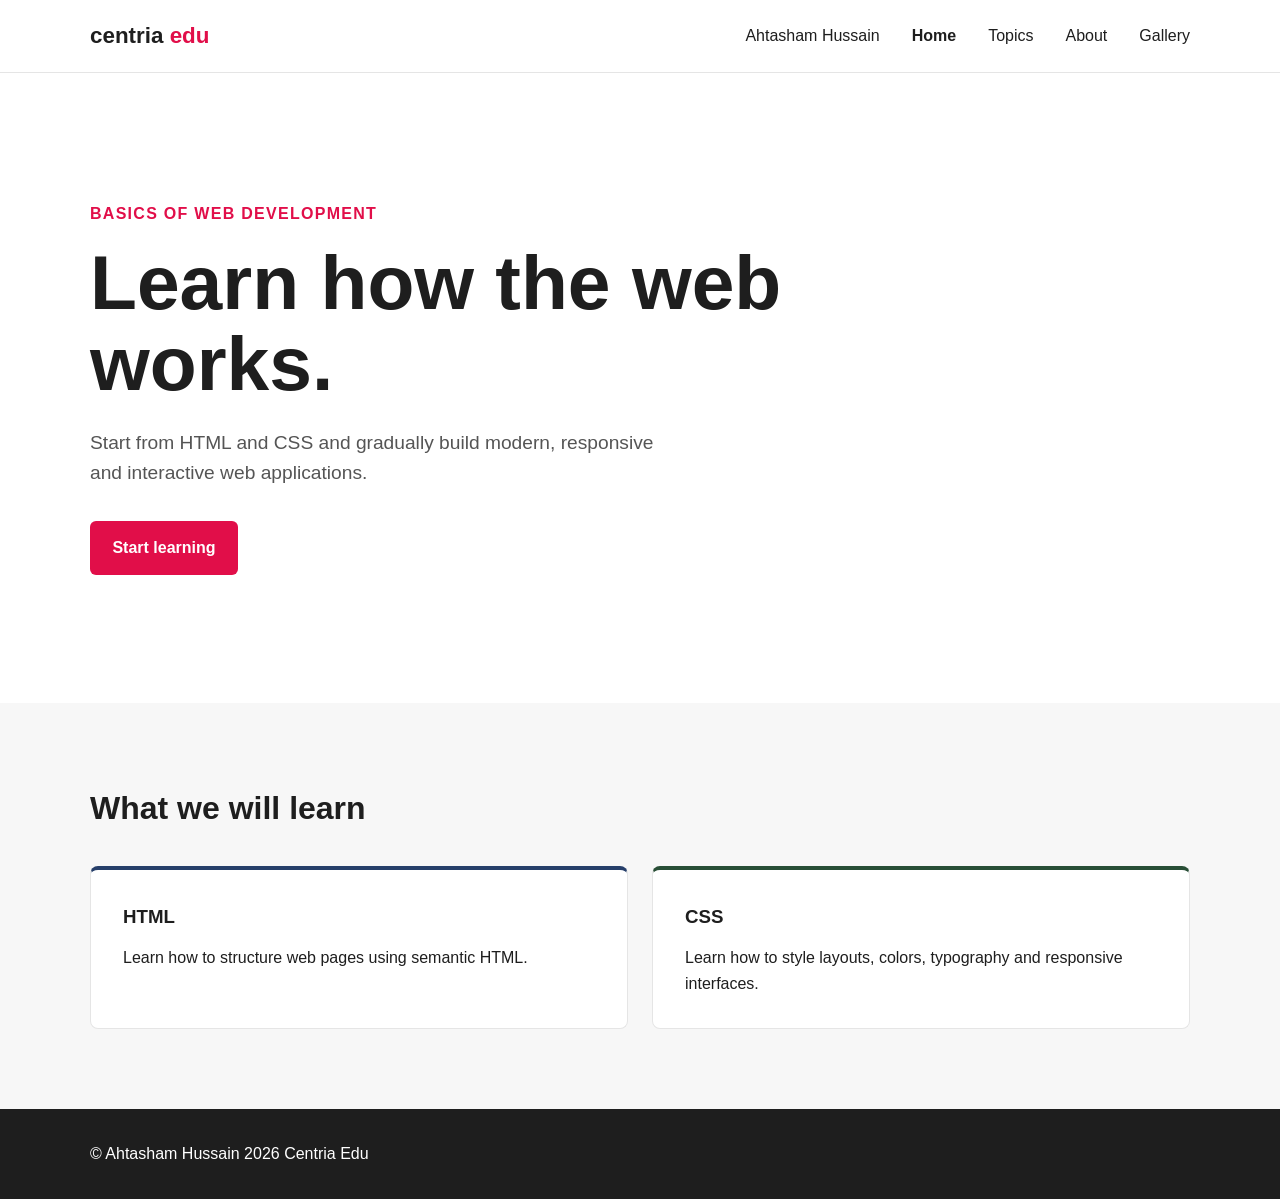
<file: index.html>
<!--
    Centria Edu - Basics of Web Development

    Original author: Ville Heikkiniemi
    Modified by: Student Name
    Last modified: 2026-08-11

    Based on the original course template.

    https://vheikkiniemi.github.io/thiscanbedeleted/s4/
-->

<!DOCTYPE html>
<html lang="en">
<head>
    <meta charset="UTF-8">
    <meta name="viewport" content="width=device-width, initial-scale=1.0">
    <meta name="author" content="Ville Heikkiniemi">
    <link rel="icon" href="favicon.ico">
    <link rel="stylesheet" href="style.css">

    <title>Centria Edu | Basics of Web Development</title>
</head>

<body>

    <header>
        <div class="container">
            <nav>
                <div class="logo">
                    centria <span>edu</span>
                </div>

                <ul>
                    <li><a href="#topics">Ahtasham Hussain</a></li>
                    <li><a href="index.html"><strong>Home</strong></a></li>
                    <li><a href="#topics">Topics</a></li>

                    

                    <li><a href="#">About</a></li>
                    <li><a href="gallery.html">Gallery</a></li>
                </ul>
            </nav>
        </div>
    </header>

    <main>

        <section class="hero">
            <div class="container">
                <div class="hero-content">

                    <span class="label">Basics of Web Development</span>

                    <h1>
                        Learn how the web works.
                    </h1>

                    <p>
                        Start from HTML and CSS and gradually build modern,
                        responsive and interactive web applications.
                    </p>

                    <a href="#topics" class="button">
                        Start learning
                    </a>

                </div>
            </div>
        </section>

        <section class="topics" id="topics">
            <div class="container">

                <h2>What we will learn</h2>

                <div class="cards">

                    <article class="card">
                        <h3>HTML</h3>
                        <p>
                            Learn how to structure web pages using semantic HTML.
                        </p>
                    </article>

                    <article class="card">
                        <h3>CSS</h3>
                        <p>
                            Learn how to style layouts, colors, typography and
                            responsive interfaces.
                        </p>
                    </article>

                </div>
            </div>
        </section>

    </main>

    <footer>
        <div class="container">
          <p>&copy; Ahtasham Hussain 2026 Centria Edu</p>
        </div>
    </footer>

</body>
</html>
</file>
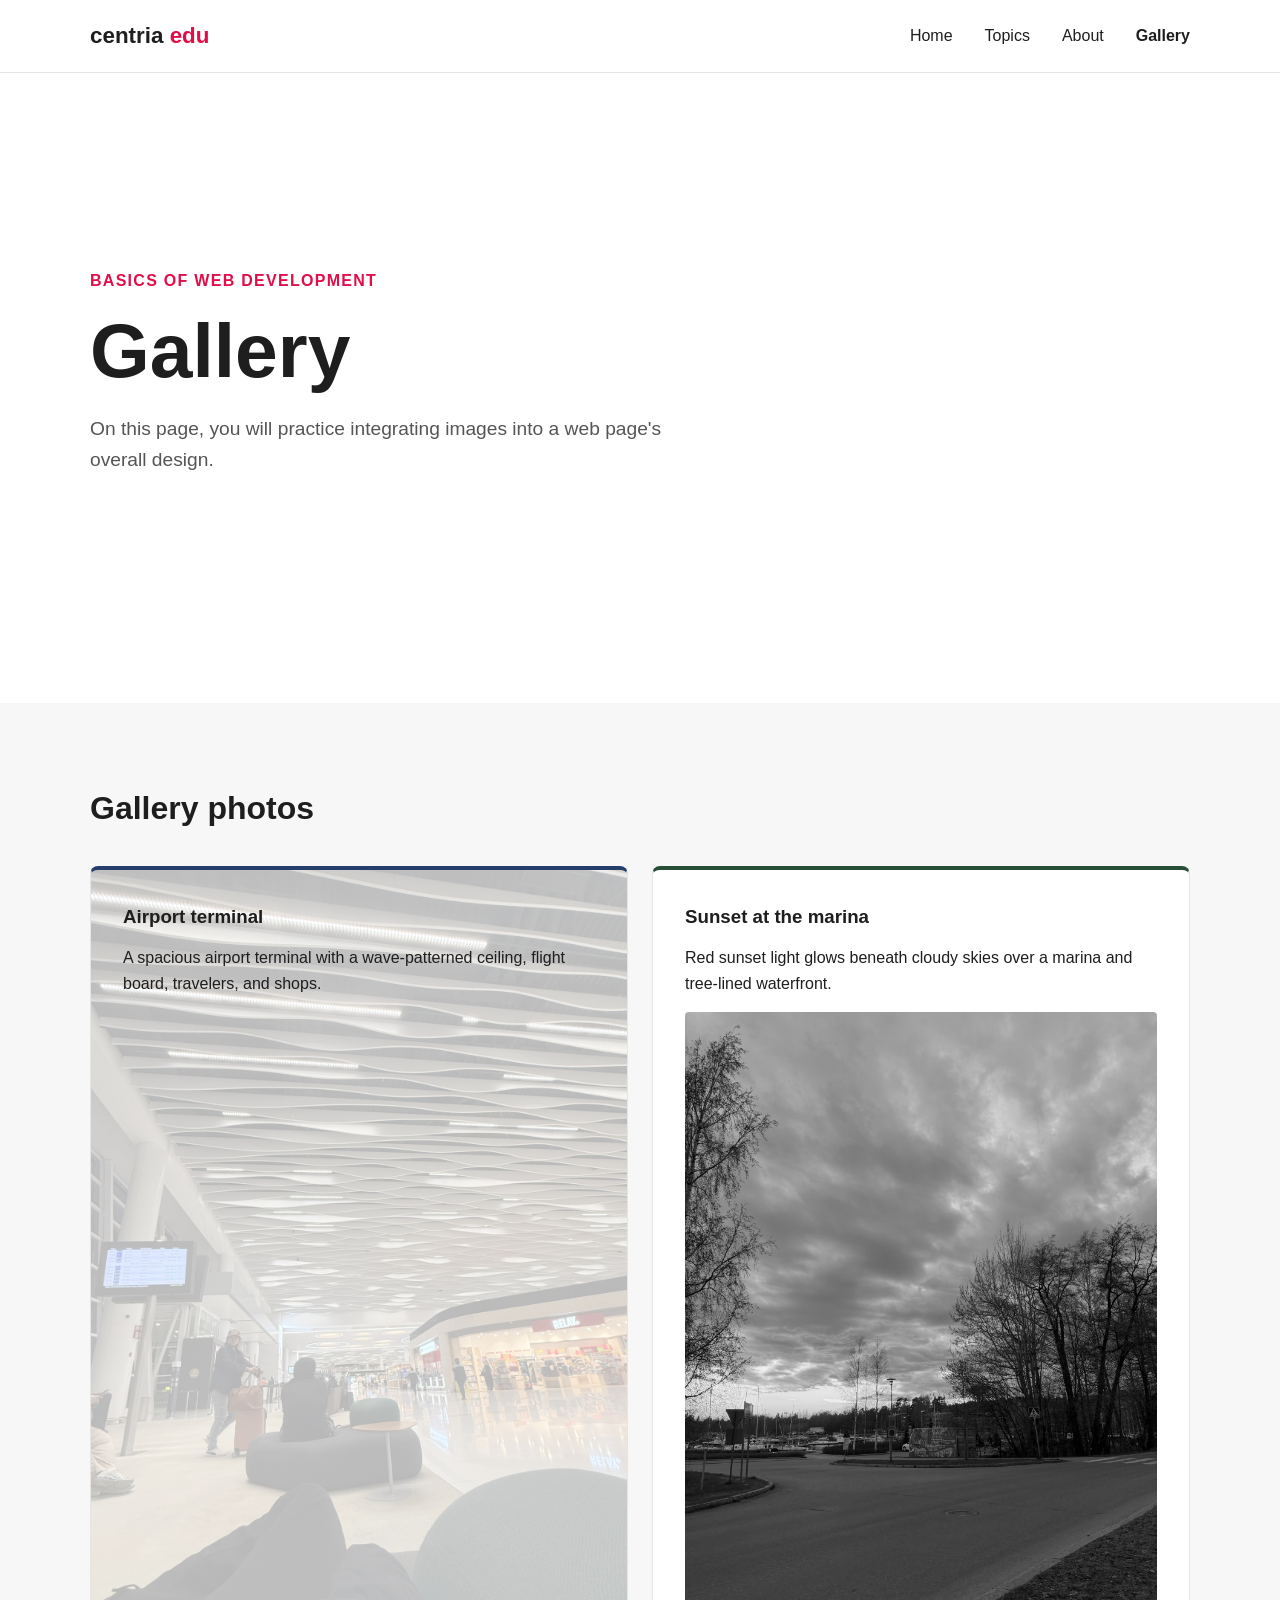
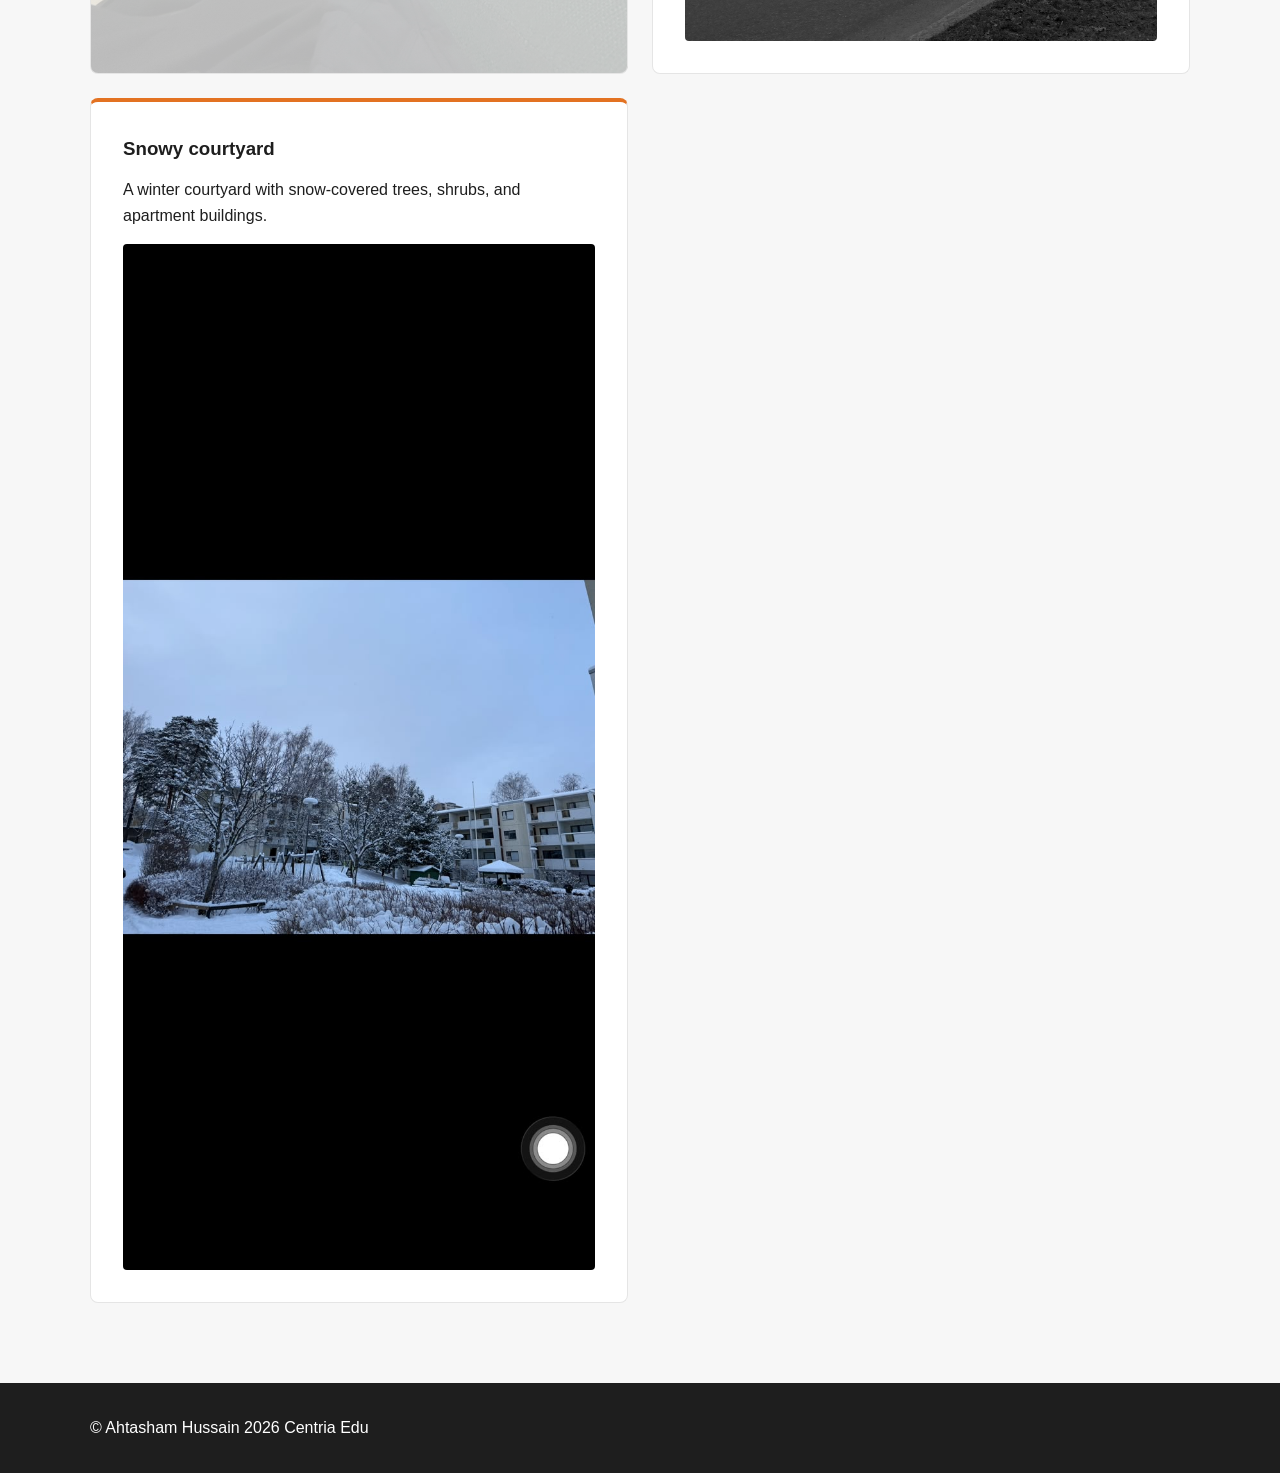
<file: gallery.html>
<!--
    Centria Edu - Basics of Web Development

    Original author: Ville Heikkiniemi
    Modified by: Student Name
    Last modified: 2026-08-11

    Based on the original course template.
-->

<!DOCTYPE html>
<html lang="en">
<head>
    <meta charset="UTF-8">
    <meta name="viewport" content="width=device-width, initial-scale=1.0">
    <meta name="author" content="Ville Heikkiniemi">
    <link rel="icon" href="favicon.ico">
    <link rel="stylesheet" href="style.css">

    <title>Centria Edu | Basics of Web Development</title>
</head>

<body>

    <header>
        <div class="container">
            <nav>
                <div class="logo">
                    centria <span>edu</span>
                </div>

                <ul>
                    <li><a href="index.html">Home</a></li>
                    <li><a href="#topics">Topics</a></li>
                    <li><a href="#">About</a></li>
                    <li><a href="gallery.html"><strong>Gallery</strong></a></li>
                </ul>
            </nav>
        </div>
    </header>

    <main>

        <section class="hero">
            <div class="container">
                <div class="hero-content">

                    <span class="label">Basics of Web Development</span>

                    <h1>
                        Gallery
                    </h1>

                    <p>
                        On this page, you will practice integrating images into a web page's overall design.
                    </p>

                </div>
            </div>
        </section>

        <section class="topics" id="topics">
            <div class="container">

                <h2>Gallery photos</h2>

                <div class="cards">

                    <article class="card card--background">
                        <h3>Airport terminal</h3>
                        <p>
                            A spacious airport terminal with a wave-patterned ceiling, flight board, travelers, and shops.
                        </p>
                    </article>

                    <article class="card card--grayscale">
                        <h3>Sunset at the marina</h3>
                        <p>
                            Red sunset light glows beneath cloudy skies over a marina and tree-lined waterfront.
                        </p>
                        <img src="images/2.jpeg" alt="Cloudy evening sky lit red and yellow over a marina, trees, and waterfront road">
                    </article>

                    <article class="card">
                        <h3>Snowy courtyard</h3>
                        <p>
                            A winter courtyard with snow-covered trees, shrubs, and apartment buildings.
                        </p>
                        <a href="images/3.jpeg" target="_blank" rel="noopener" aria-label="Open the full-size snowy courtyard photo in a new tab">
                            <img src="images/3.jpeg" alt="Snow-covered courtyard with leafless trees, shrubs, and apartment buildings under a pale blue sky">
                        </a>
                    </article>

                </div>
            </div>
        </section>

    </main>

    <footer>
        <div class="container">
          <p>&copy; Ahtasham Hussain 2026 Centria Edu</p>
        </div>
    </footer>

</body>
</html>
</file>
<file: style.css>
:root {
    --primary: #e10e49;
    --light: #ffffff;
    --dark: #1e1e1e;
    --blue: #263f6a;
    --green: #284e36;
    --orange: #e37222;
    --rose: #c24d52;
}

* {
    box-sizing: border-box;
    margin: 0;
    padding: 0;
}

body {
    font-family: Arial, Helvetica, sans-serif;
    background-color: var(--light);
    color: var(--dark);
    line-height: 1.6;
}

header {
    border-bottom: 1px solid #e5e5e5;
}

.container {
    width: min(1100px, 90%);
    margin: 0 auto;
}

nav {
    min-height: 72px;
    display: flex;
    justify-content: space-between;
    align-items: center;
}

.logo {
    font-size: 1.4rem;
    font-weight: bold;
    color: var(--dark);
}

.logo span {
    color: var(--primary);
}

nav ul {
    display: flex;
    gap: 2rem;
    list-style: none;
}

nav a {
    color: var(--dark);
    text-decoration: none;
}

nav a:hover {
    color: var(--primary);
}

.hero {
    min-height: 70vh;
    display: flex;
    align-items: center;
}

.hero-content {
    max-width: 700px;
}

.label {
    display: inline-block;
    margin-bottom: 1rem;
    color: var(--primary);
    font-weight: bold;
    text-transform: uppercase;
    letter-spacing: 0.08rem;
}

h1 {
    margin-bottom: 1.5rem;
    font-size: clamp(2.5rem, 6vw, 5rem);
    line-height: 1.05;
}

.hero p {
    max-width: 600px;
    margin-bottom: 2rem;
    font-size: 1.2rem;
    color: #555;
}

.button {
    display: inline-block;
    padding: 0.9rem 1.4rem;
    background-color: var(--primary);
    color: var(--light);
    text-decoration: none;
    border-radius: 6px;
    font-weight: bold;
}

.button:hover {
    background-color: var(--rose);
}

.topics {
    padding: 5rem 0;
    background-color: #f7f7f7;
}

.topics h2 {
    margin-bottom: 2rem;
    font-size: 2rem;
}

.cards {
    display: grid;
    grid-template-columns: repeat(2, 1fr);
    gap: 1.5rem;
}

.card {
    padding: 2rem;
    background-color: var(--light);
    border: 1px solid #e5e5e5;
    border-radius: 8px;
}

.card img {
    display: block;
    width: 100%;
    height: auto;
    margin-top: 1rem;
    border-radius: 4px;
}

.card--background {
    min-height: 15rem;
    background-image:
        linear-gradient(rgba(255, 255, 255, 0.72), rgba(255, 255, 255, 0.72)),
        url("images/1.jpeg");
    background-position: center;
    background-size: cover;
    background-repeat: no-repeat;
}

.card--grayscale img {
    filter: grayscale(100%);
}

.card h3 {
    margin-bottom: 0.8rem;
}

.card:nth-child(1) {
    border-top: 4px solid var(--blue);
}

.card:nth-child(2) {
    border-top: 4px solid var(--green);
}

.card:nth-child(3) {
    border-top: 4px solid var(--orange);
}

footer {
    padding: 2rem 0;
    background-color: var(--dark);
    color: var(--light);
}

@media (max-width: 700px) {
    nav ul {
        display: none;
    }

    .cards {
        grid-template-columns: 1fr;
    }

    .hero {
        min-height: 60vh;
    }
}
</file>
